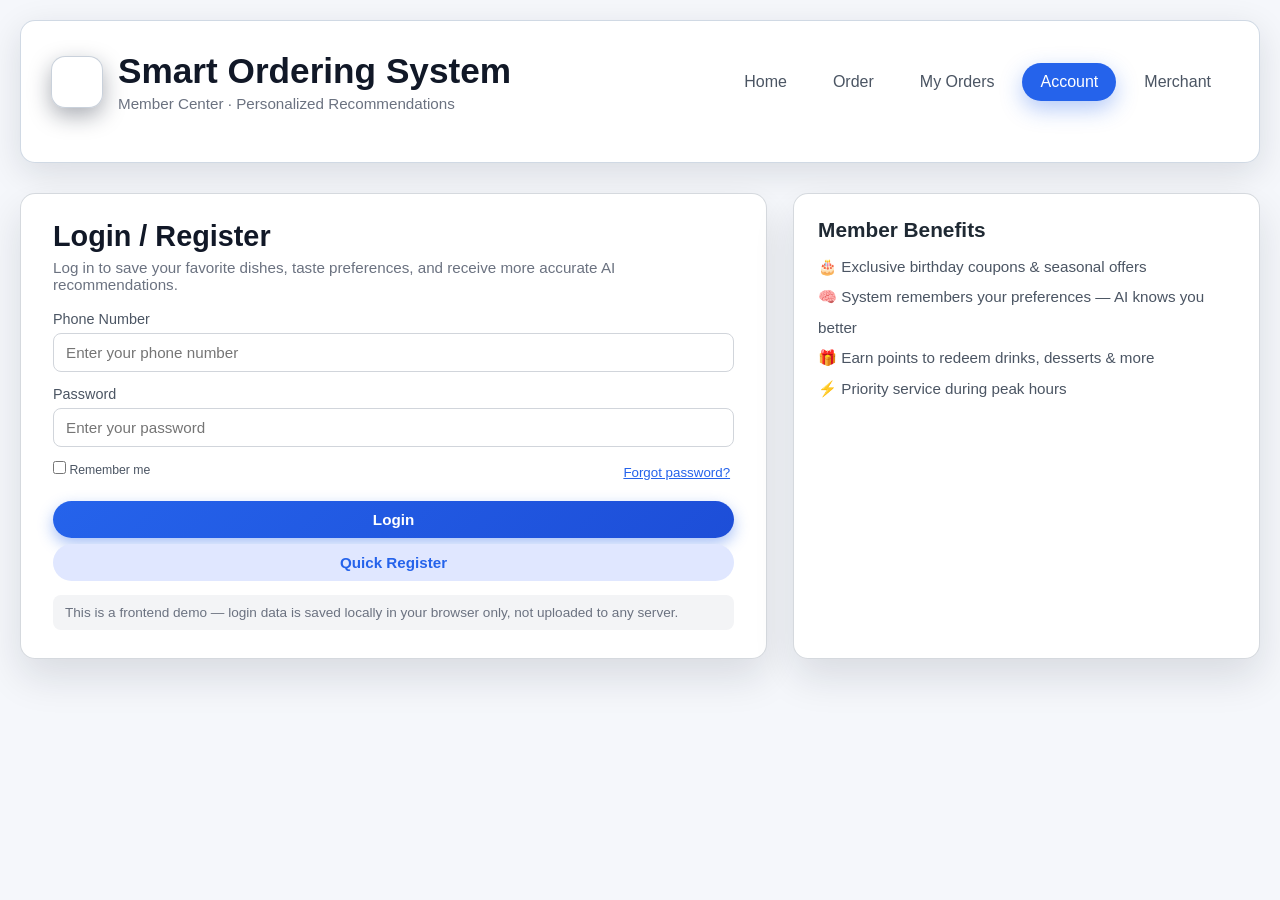
<file: Code/login.html>
<!DOCTYPE html>
<html lang="en">
<head>
    <meta charset="UTF-8">
    <meta name="viewport" content="width=device-width, initial-scale=1.0">
    <title>Smart Ordering System · Account</title>
    <link rel="stylesheet" href="style.css">
</head>
<body data-page="login">
    <div class="container">
        <header class="header">
            <div class="header-top">
                <div class="brand">
                    <div class="brand-logo-real"></div>
                    <div class="brand-text">
                        <h1>Smart Ordering System</h1>
                        <p>Member Center · Personalized Recommendations</p>
                    </div>
                </div>
                <nav class="main-nav">
                    <a class="nav-link" href="index.html">Home</a>
                    <a class="nav-link" href="order.html">Order</a>
                    <a class="nav-link" href="orders.html">My Orders</a>
                    <a class="nav-link active" href="login.html">Account</a>
                    <a class="nav-link" href="merchant.html">Merchant</a>
                </nav>
            </div>
        </header>

        <main>
            <!-- Login / Register (shown when not logged in) -->
            <section id="loginSection" class="auth-section">
                <div class="auth-card">
                    <h2>Login / Register</h2>
                    <p class="auth-subtitle">Log in to save your favorite dishes, taste preferences, and receive more accurate AI recommendations.</p>
                    <form id="loginForm" class="auth-form">
                        <div class="form-group">
                            <label for="loginPhone">Phone Number</label>
                            <input type="tel" id="loginPhone" placeholder="Enter your phone number" required>
                        </div>
                        <div class="form-group">
                            <label for="loginPassword">Password</label>
                            <input type="password" id="loginPassword" placeholder="Enter your password" required>
                        </div>
                        <div class="form-row">
                            <label class="remember-me">
                                <input type="checkbox" id="rememberMe">
                                Remember me
                            </label>
                            <button type="button" class="link-btn" id="forgotPasswordBtn">Forgot password?</button>
                        </div>
                        <button type="submit" class="primary-btn full-width">Login</button>
                        <button type="button" id="registerBtn" class="secondary-btn full-width">Quick Register</button>
                    </form>
                    <div class="auth-tip">This is a frontend demo — login data is saved locally in your browser only, not uploaded to any server.</div>
                </div>
                <div class="auth-benefits">
                    <h3>Member Benefits</h3>
                    <ul>
                        <li>🎂 Exclusive birthday coupons & seasonal offers</li>
                        <li>🧠 System remembers your preferences — AI knows you better</li>
                        <li>🎁 Earn points to redeem drinks, desserts & more</li>
                        <li>⚡ Priority service during peak hours</li>
                    </ul>
                </div>
            </section>

            <!-- User Profile (shown when logged in) -->
            <section id="profileSection" class="profile-section" style="display:none">
                <!-- User Info Card -->
                <div class="profile-card">
                    <div class="profile-avatar">👤</div>
                    <div class="profile-info">
                        <h2 id="profileName">User</h2>
                        <p>Phone: <span id="profilePhone">-</span></p>
                        <p>Joined: <span id="profileJoinDate">-</span></p>
                        <p>Total Orders: <span id="profileOrderCount">0</span></p>
                    </div>
                    <div class="profile-actions">
                        <a href="orders.html" class="secondary-btn">My Orders</a>
                        <button class="link-btn" id="logoutBtn" style="color:#ef4444;">Logout</button>
                    </div>
                </div>

                <!-- Preferences -->
                <div class="preference-card">
                    <h3>Taste Preferences</h3>
                    <p class="pref-subtitle">Set your dietary preferences for more accurate personalized AI recommendations.</p>

                    <div class="pref-group">
                        <label class="pref-label">Preferred Cuisines (multiple):</label>
                        <div class="pref-checkbox-grid">
                            <label><input type="checkbox" class="pref-cuisine-checkbox" value="Sichuan"> Sichuan</label>
                            <label><input type="checkbox" class="pref-cuisine-checkbox" value="Cantonese"> Cantonese</label>
                            <label><input type="checkbox" class="pref-cuisine-checkbox" value="Jiangnan"> Jiangnan</label>
                            <label><input type="checkbox" class="pref-cuisine-checkbox" value="Korean"> Korean</label>
                            <label><input type="checkbox" class="pref-cuisine-checkbox" value="Japanese"> Japanese</label>
                            <label><input type="checkbox" class="pref-cuisine-checkbox" value="Western"> Western</label>
                            <label><input type="checkbox" class="pref-cuisine-checkbox" value="Light"> Light</label>
                            <label><input type="checkbox" class="pref-cuisine-checkbox" value="Sweet"> Sweet</label>
                        </div>
                    </div>

                    <div class="pref-group">
                        <label class="pref-label" for="prefSpice">Spice Preference:</label>
                        <select id="prefSpice" class="pref-select">
                            <option value="Any">Any</option>
                            <option value="Not Spicy">Not Spicy</option>
                            <option value="Mild">Mild</option>
                            <option value="Medium">Medium</option>
                            <option value="Extra Spicy">Extra Spicy</option>
                        </select>
                    </div>

                    <div class="pref-group">
                        <label class="pref-label">Budget Range (¥):</label>
                        <div class="pref-budget-row">
                            <input type="number" id="prefBudgetMin" min="0" max="500" placeholder="Min" class="pref-input">
                            <span>—</span>
                            <input type="number" id="prefBudgetMax" min="0" max="500" placeholder="Max" class="pref-input">
                        </div>
                    </div>

                    <div class="pref-group">
                        <label class="pref-label" for="prefAllergens">Allergens / Restrictions (optional):</label>
                        <input type="text" id="prefAllergens" class="pref-input-wide" placeholder="e.g. peanuts, seafood, lactose">
                    </div>

                    <button class="primary-btn" id="savePrefsBtn">Save Preferences</button>
                </div>

                <!-- Quick Links -->
                <div class="profile-quick-links">
                    <a href="order.html" class="quick-link-card">
                        <span class="quick-link-icon">🍜</span>
                        <span>Order Food</span>
                    </a>
                    <a href="orders.html" class="quick-link-card">
                        <span class="quick-link-icon">📋</span>
                        <span>Order History</span>
                    </a>
                    <a href="orders.html" class="quick-link-card">
                        <span class="quick-link-icon">⭐</span>
                        <span>My Reviews</span>
                    </a>
                    <a href="index.html" class="quick-link-card">
                        <span class="quick-link-icon">🏠</span>
                        <span>Back to Home</span>
                    </a>
                </div>
            </section>
        </main>
    </div>

    <script src="script.js"></script>
</body>
</html>
</file>
<file: Code/style.css>
* {
    margin: 0;
    padding: 0;
    box-sizing: border-box;
}

body {
    font-family: 'Segoe UI', Tahoma, Geneva, Verdana, sans-serif;
    background: #f5f7fb;
    min-height: 100vh;
    padding: 20px;
    color: #1f2933;
    position: relative;
    overflow-x: hidden;
}

/* 背景食物/植物装饰 */
body::before,
body::after {
    content: "";
    position: fixed;
    z-index: -1;
    pointer-events: none;
    background-size: cover;
    background-repeat: no-repeat;
    opacity: 0.12;
    filter: saturate(120%);
}

body::before {
    top: -40px;
    right: -40px;
    width: 320px;
    height: 320px;
    background-image: url('https://images.unsplash.com/photo-1504753793650-d4a2b783c15e?auto=format&fit=crop&w=600&q=80');
    border-radius: 50%;
}

body::after {
    bottom: -60px;
    left: -40px;
    width: 360px;
    height: 260px;
    background-image: url('https://images.unsplash.com/photo-1501004318641-b39e6451bec6?auto=format&fit=crop&w=600&q=80');
    border-radius: 40px;
}

.container {
    max-width: 1400px;
    margin: 0 auto;
    padding-bottom: 20px;
}

/* 头部样式 */
.header {
    background: #ffffff;
    padding: 30px;
    border-radius: 15px;
    box-shadow: 0 10px 35px rgba(15, 23, 42, 0.12);
    margin-bottom: 30px;
    border: 1px solid rgba(203, 213, 225, 0.9);
}

.header-top {
    display: flex;
    justify-content: space-between;
    align-items: center;
    gap: 30px;
    margin-bottom: 20px;
}

.brand {
    display: flex;
    align-items: center;
    gap: 15px;
}

.brand-logo-real {
    width: 52px;
    height: 52px;
    border-radius: 14px;
    background-image: url('https://images.unsplash.com/photo-1553621042-f6e147245754?auto=format&fit=crop&w=300&q=80');
    background-size: cover;
    background-position: center;
    box-shadow: 0 8px 22px rgba(15, 23, 42, 0.35);
    border: 1px solid rgba(148, 163, 184, 0.5);
}

.brand-text h1 {
    color: #111827;
    font-size: 2.2em;
    margin-bottom: 4px;
}

.brand-text p {
    color: #6b7280;
    font-size: 0.95em;
}

.main-nav {
    display: flex;
    gap: 10px;
    flex-wrap: wrap;
}

.nav-link {
    padding: 10px 18px;
    border-radius: 999px;
    border: none;
    background: transparent;
    color: #4b5563;
    font-weight: 500;
    cursor: pointer;
    transition: all 0.25s;
    text-decoration: none;
}

.nav-link:hover {
    color: #2563eb;
    background: rgba(37, 99, 235, 0.06);
}

.nav-link.active {
    background: #2563eb;
    color: #ffffff;
    box-shadow: 0 8px 22px rgba(37, 99, 235, 0.35);
}

.search-container {
    display: flex;
    gap: 10px;
    margin-bottom: 15px;
}

#searchInput {
    flex: 1;
    padding: 15px 20px;
    border: 1px solid #d1d5db;
    border-radius: 10px;
    font-size: 15px;
    transition: all 0.3s;
}

#searchInput:focus {
    outline: none;
    border-color: #2563eb;
    box-shadow: 0 0 0 2px rgba(37, 99, 235, 0.25);
}

#searchBtn {
    padding: 15px 30px;
    background: linear-gradient(135deg, #2563eb 0%, #1d4ed8 50%, #0f766e 100%);
    color: #ffffff;
    border: none;
    border-radius: 10px;
    font-size: 15px;
    font-weight: bold;
    cursor: pointer;
    transition: transform 0.2s, box-shadow 0.2s;
}

#searchBtn:hover {
    transform: translateY(-2px);
    box-shadow: 0 10px 30px rgba(37, 99, 235, 0.45);
}

#searchBtn:active {
    transform: translateY(0);
}

/* AI建议样式 */
.ai-status {
    margin-top: 8px;
    font-size: 0.85em;
    color: #6b7280;
}

.ai-status span {
    font-weight: 600;
    color: #2563eb;
}

.ai-suggestions {
    margin-top: 15px;
    padding: 15px;
    background: rgba(15, 23, 42, 0.92);
    border-radius: 10px;
    border-left: 3px solid #2563eb;
    display: none;
}

.ai-suggestions.show {
    display: block;
    animation: slideDown 0.3s ease;
}

@keyframes slideDown {
    from { opacity: 0; transform: translateY(-10px); }
    to { opacity: 1; transform: translateY(0); }
}

.ai-suggestions h3 {
    color: #e5f2ff;
    margin-bottom: 10px;
    font-size: 1.1em;
}

.ai-suggestions p {
    font-size: 0.9em;
    color: #e5e7eb;
    line-height: 1.5;
}

.suggestion-item {
    padding: 10px;
    margin: 5px 0;
    background: rgba(15, 23, 42, 0.95);
    border-radius: 8px;
    cursor: pointer;
    transition: all 0.2s;
    border: 1px solid transparent;
}

.suggestion-item:hover {
    background: rgba(31, 41, 55, 0.95);
    border-color: #2563eb;
    transform: translateX(5px);
}

.suggestion-item .suggestion-title {
    font-weight: bold;
    color: #f9fafb;
    margin-bottom: 5px;
}

.suggestion-item .suggestion-reason {
    font-size: 0.9em;
    color: #9ca3af;
    font-style: italic;
}

/* ====== 首页样式 ====== */
.home-hero {
    display: grid;
    grid-template-columns: minmax(0, 1.7fr) minmax(0, 1.1fr);
    gap: 30px;
    margin-bottom: 30px;
}

.home-hero-text {
    background: radial-gradient(circle at top left, #ffffff 0%, #f3f4ff 60%);
    border-radius: 15px;
    padding: 30px;
    box-shadow: 0 18px 45px rgba(15, 23, 42, 0.16);
    border: 1px solid rgba(209, 213, 219, 0.9);
}

.home-hero-text h2 {
    font-size: 2.1em;
    color: #111827;
    margin-bottom: 10px;
}

.home-hero-text p {
    color: #4b5563;
    margin-bottom: 20px;
    line-height: 1.6;
}

.home-hero-actions {
    display: flex;
    flex-wrap: wrap;
    gap: 10px;
    margin-bottom: 20px;
}

.primary-btn,
.secondary-btn {
    padding: 10px 22px;
    border-radius: 999px;
    border: none;
    cursor: pointer;
    font-size: 0.95em;
    font-weight: 600;
    transition: all 0.2s;
    text-decoration: none;
    display: inline-flex;
    align-items: center;
    justify-content: center;
}

.primary-btn {
    background: linear-gradient(135deg, #2563eb 0%, #1d4ed8 100%);
    color: #fff;
    box-shadow: 0 6px 15px rgba(37, 99, 235, 0.4);
}

.primary-btn:hover {
    transform: translateY(-2px);
    box-shadow: 0 8px 20px rgba(37, 99, 235, 0.5);
}

.secondary-btn {
    background: #e0e7ff;
    color: #2563eb;
}

.secondary-btn:hover {
    background: #c7d2fe;
}

.btn-sm {
    padding: 7px 16px;
    font-size: 0.85em;
}

.home-highlights {
    list-style: none;
    color: #6b7280;
    font-size: 0.95em;
    line-height: 1.8;
}

.home-hero-stats {
    display: grid;
    grid-template-columns: repeat(2, minmax(0, 1fr));
    gap: 15px;
}

.stat-card {
    background: radial-gradient(circle at top, #ffffff 0%, #e5f2ff 70%);
    border-radius: 15px;
    padding: 18px;
    box-shadow: 0 12px 32px rgba(15, 23, 42, 0.16);
    border: 1px solid rgba(209, 213, 219, 0.9);
}

.stat-label {
    font-size: 0.9em;
    color: #6b7280;
    margin-bottom: 6px;
    display: block;
}

.stat-value {
    font-size: 1.4em;
    font-weight: 700;
    color: #111827;
}

.home-recommend {
    background: #ffffff;
    border-radius: 15px;
    padding: 24px 28px 28px;
    box-shadow: 0 18px 40px rgba(15, 23, 42, 0.12);
    border: 1px solid rgba(209, 213, 219, 0.9);
}

.home-recommend h3 {
    font-size: 1.4em;
    color: #111827;
    margin-bottom: 16px;
}

.home-recommend-grid {
    display: grid;
    grid-template-columns: repeat(auto-fill, minmax(240px, 1fr));
    gap: 16px;
}

.home-recommend-card {
    background: radial-gradient(circle at top left, #ffffff 0%, #e5f2ff 70%);
    border-radius: 12px;
    padding: 16px 18px;
    display: flex;
    align-items: center;
    gap: 12px;
    transition: all 0.2s;
    cursor: pointer;
}

.home-recommend-card:hover {
    transform: translateY(-3px);
    box-shadow: 0 14px 32px rgba(15, 23, 42, 0.12);
}

.home-recommend-thumb {
    width: 68px;
    height: 68px;
    border-radius: 12px;
    overflow: hidden;
    flex-shrink: 0;
    border: 1px solid rgba(209, 213, 219, 0.9);
}

.home-recommend-thumb img {
    width: 100%;
    height: 100%;
    object-fit: cover;
}

.home-recommend-info-title {
    font-size: 1em;
    font-weight: 600;
    margin-bottom: 4px;
}

.home-recommend-info-meta {
    font-size: 0.9em;
    color: #6b7280;
}

/* 首页快速场景 */
.home-quick-entry {
    margin-top: 30px;
}

.home-quick-entry h3 {
    font-size: 1.4em;
    color: #111827;
    margin-bottom: 14px;
}

.home-quick-grid {
    display: grid;
    grid-template-columns: repeat(auto-fill, minmax(240px, 1fr));
    gap: 14px;
}

.quick-card {
    display: flex;
    flex-direction: column;
    padding: 16px 18px;
    background: #ffffff;
    border-radius: 12px;
    border: 1px solid #e5e7eb;
    box-shadow: 0 8px 22px rgba(15, 23, 42, 0.06);
    text-decoration: none;
    color: inherit;
    transition: all 0.2s;
}

.quick-card:hover {
    transform: translateY(-3px);
    box-shadow: 0 14px 28px rgba(37, 99, 235, 0.18);
    border-color: #2563eb;
}

.quick-card-title {
    font-weight: 600;
    margin-bottom: 6px;
    color: #111827;
}

.quick-card-desc {
    font-size: 0.9em;
    color: #6b7280;
    margin-bottom: 8px;
}

.quick-chip {
    display: inline-flex;
    align-items: center;
    padding: 4px 10px;
    border-radius: 999px;
    background: #e5f2ff;
    color: #2563eb;
    font-size: 0.8em;
    font-weight: 500;
}

/* 首页流程 */
.home-how {
    margin-top: 32px;
    background: #ffffff;
    border-radius: 14px;
    padding: 22px 24px 20px;
    border: 1px solid #e5e7eb;
    box-shadow: 0 12px 30px rgba(15, 23, 42, 0.08);
}

.home-how h3 {
    font-size: 1.4em;
    color: #111827;
    margin-bottom: 16px;
}

.home-how-steps {
    display: grid;
    gap: 12px;
}

.how-step {
    display: flex;
    gap: 12px;
}

.how-index {
    width: 28px;
    height: 28px;
    border-radius: 999px;
    background: #2563eb;
    color: #ffffff;
    display: flex;
    align-items: center;
    justify-content: center;
    font-size: 0.9em;
    font-weight: 600;
    flex-shrink: 0;
}

.how-title {
    font-weight: 600;
    color: #111827;
    margin-bottom: 2px;
}

.how-desc {
    font-size: 0.9em;
    color: #6b7280;
}

/* 首页评价 */
.home-reviews {
    margin-top: 32px;
}

.home-reviews h3 {
    font-size: 1.4em;
    color: #111827;
    margin-bottom: 14px;
}

.home-review-grid {
    display: grid;
    grid-template-columns: repeat(auto-fill, minmax(260px, 1fr));
    gap: 16px;
}

.review-card {
    background: #ffffff;
    border-radius: 12px;
    padding: 16px 18px;
    border: 1px solid #e5e7eb;
    box-shadow: 0 10px 26px rgba(15, 23, 42, 0.06);
}

.review-title {
    font-weight: 600;
    margin-bottom: 6px;
    color: #111827;
}

.review-content {
    font-size: 0.9em;
    color: #4b5563;
    margin-bottom: 8px;
    line-height: 1.5;
}

.review-meta {
    font-size: 0.8em;
    color: #6b7280;
}

/* 首页业态 */
.home-partners {
    margin-top: 32px;
}

.home-partners h3 {
    font-size: 1.4em;
    color: #111827;
    margin-bottom: 14px;
}

.partner-grid {
    display: grid;
    grid-template-columns: repeat(auto-fit, minmax(220px, 1fr));
    gap: 14px;
}

.partner-item {
    background: #ffffff;
    border-radius: 12px;
    padding: 14px 16px;
    border: 1px solid #e5e7eb;
}

.partner-tag {
    display: inline-flex;
    align-items: center;
    padding: 3px 10px;
    border-radius: 999px;
    background: #e5f2ff;
    color: #2563eb;
    font-size: 0.8em;
    font-weight: 600;
    margin-bottom: 6px;
}

.partner-item p {
    font-size: 0.9em;
    color: #4b5563;
}

/* 首页底部 */
.home-footer {
    margin-top: 40px;
    padding: 18px 4px 8px;
    display: flex;
    justify-content: space-between;
    align-items: flex-start;
    gap: 16px;
    font-size: 0.9em;
    color: #6b7280;
}

.footer-brand {
    font-weight: 700;
    color: #111827;
    margin-bottom: 4px;
}

.footer-links {
    display: flex;
    gap: 14px;
    flex-wrap: wrap;
}

.footer-links a {
    text-decoration: none;
    color: #4b5563;
    font-size: 0.9em;
}

.footer-links a:hover {
    color: #2563eb;
}

/* ====== 餐厅浏览 ====== */
.restaurant-section {
    margin-bottom: 30px;
}

.section-header {
    margin-bottom: 16px;
}

.section-header h2 {
    font-size: 1.8em;
    color: #111827;
    margin-bottom: 4px;
}

.section-subtitle {
    color: #6b7280;
    font-size: 0.95em;
}

.restaurant-grid {
    display: grid;
    grid-template-columns: repeat(auto-fill, minmax(300px, 1fr));
    gap: 16px;
}

.restaurant-card {
    background: #ffffff;
    border-radius: 14px;
    overflow: hidden;
    border: 1px solid #e5e7eb;
    box-shadow: 0 8px 24px rgba(15, 23, 42, 0.08);
    cursor: pointer;
    transition: all 0.25s;
}

.restaurant-card:hover {
    transform: translateY(-4px);
    box-shadow: 0 16px 36px rgba(37, 99, 235, 0.15);
    border-color: #2563eb;
}

.restaurant-card-img {
    width: 100%;
    height: 160px;
    overflow: hidden;
}

.restaurant-card-img img {
    width: 100%;
    height: 100%;
    object-fit: cover;
    transition: transform 0.3s;
}

.restaurant-card:hover .restaurant-card-img img {
    transform: scale(1.05);
}

.restaurant-card-body {
    padding: 14px 16px 16px;
}

.restaurant-card-name {
    font-size: 1.15em;
    font-weight: 700;
    color: #111827;
    margin-bottom: 6px;
}

.restaurant-card-meta {
    display: flex;
    gap: 12px;
    font-size: 0.85em;
    color: #6b7280;
    margin-bottom: 6px;
}

.restaurant-rating-star {
    color: #f59e0b;
    font-weight: 600;
}

.restaurant-card-desc {
    font-size: 0.9em;
    color: #4b5563;
    margin-bottom: 8px;
}

.restaurant-card-tags {
    display: flex;
    gap: 6px;
    flex-wrap: wrap;
    margin-bottom: 8px;
}

.rest-tag {
    padding: 2px 8px;
    border-radius: 999px;
    background: #e5f2ff;
    color: #2563eb;
    font-size: 0.75em;
    font-weight: 500;
}

.restaurant-card-footer {
    display: flex;
    justify-content: space-between;
    font-size: 0.8em;
    color: #9ca3af;
}

/* ====== 点餐主内容区域 ====== */
.main-content {
    display: grid;
    grid-template-columns: 1fr 350px;
    gap: 30px;
}

/* 菜单区域 */
.menu-section {
    background: #ffffff;
    padding: 30px;
    border-radius: 15px;
    box-shadow: 0 18px 40px rgba(15, 23, 42, 0.12);
    border: 1px solid rgba(209, 213, 219, 0.9);
}

.menu-header {
    display: flex;
    justify-content: space-between;
    align-items: flex-end;
    gap: 10px;
    margin-bottom: 12px;
}

.menu-section h2 {
    color: #2563eb;
    margin-bottom: 20px;
    font-size: 2em;
}

.menu-subtitle {
    font-size: 0.9em;
    color: #6b7280;
    max-width: 260px;
}

.category-tabs {
    display: flex;
    gap: 10px;
    margin-bottom: 25px;
    flex-wrap: wrap;
}

.category-tab {
    padding: 10px 20px;
    background: #f3f4f6;
    border: none;
    border-radius: 25px;
    cursor: pointer;
    font-size: 14px;
    transition: all 0.3s;
    font-weight: 500;
}

.category-tab:hover {
    background: #e5e7eb;
}

.category-tab.active {
    background: #2563eb;
    color: #ffffff;
}

.menu-grid {
    display: grid;
    grid-template-columns: repeat(auto-fill, minmax(250px, 1fr));
    gap: 20px;
}

.menu-item {
    background: #ffffff;
    border-radius: 12px;
    padding: 20px;
    transition: all 0.3s;
    border: 2px solid transparent;
    cursor: pointer;
}

.menu-item:hover {
    transform: translateY(-5px);
    box-shadow: 0 12px 30px rgba(15, 23, 42, 0.1);
    border-color: #2563eb;
}

.menu-item-image {
    width: 100%;
    height: 180px;
    border-radius: 10px;
    overflow: hidden;
    margin-bottom: 15px;
}

.menu-item-image img {
    width: 100%;
    height: 100%;
    object-fit: cover;
    display: block;
}

.menu-item-name {
    font-size: 1.2em;
    font-weight: bold;
    color: #111827;
    margin-bottom: 8px;
}

.menu-item-desc {
    font-size: 0.9em;
    color: #6b7280;
    margin-bottom: 8px;
    line-height: 1.4;
}

.menu-item-tags {
    display: flex;
    gap: 4px;
    flex-wrap: wrap;
    margin-bottom: 10px;
}

.menu-tag {
    padding: 2px 8px;
    border-radius: 999px;
    background: #f3f4f6;
    color: #4b5563;
    font-size: 0.75em;
}

.menu-item-footer {
    display: flex;
    justify-content: space-between;
    align-items: center;
}

.menu-item-price {
    font-size: 1.3em;
    font-weight: bold;
    color: #2563eb;
}

.menu-item-sales {
    font-size: 0.8em;
    color: #9ca3af;
    margin-left: 8px;
}

.add-to-cart-btn {
    padding: 8px 20px;
    background: linear-gradient(135deg, #2563eb 0%, #1d4ed8 50%, #0f766e 100%);
    color: #ffffff;
    border: none;
    border-radius: 20px;
    cursor: pointer;
    font-weight: bold;
    transition: all 0.2s;
}

.add-to-cart-btn:hover {
    transform: scale(1.05);
    box-shadow: 0 10px 26px rgba(37, 99, 235, 0.4);
}

/* 购物车区域 */
.cart-section {
    background: #ffffff;
    padding: 30px;
    border-radius: 15px;
    box-shadow: 0 18px 40px rgba(15, 23, 42, 0.12);
    border: 1px solid rgba(209, 213, 219, 0.9);
    height: fit-content;
    position: sticky;
    top: 20px;
}

.cart-section h2 {
    color: #2563eb;
    margin-bottom: 20px;
    font-size: 2em;
}

.cart-items {
    max-height: 400px;
    overflow-y: auto;
    margin-bottom: 20px;
}

.empty-cart {
    text-align: center;
    color: #9ca3af;
    padding: 40px 0;
    font-style: italic;
}

.cart-item {
    display: flex;
    justify-content: space-between;
    align-items: center;
    padding: 15px;
    background: #f9fafb;
    border-radius: 10px;
    margin-bottom: 10px;
}

.cart-item-info {
    flex: 1;
}

.cart-item-name {
    font-weight: bold;
    color: #111827;
    margin-bottom: 5px;
}

.cart-item-price {
    color: #2563eb;
    font-size: 0.9em;
}

.cart-item-controls {
    display: flex;
    align-items: center;
    gap: 10px;
}

.quantity-btn {
    width: 30px;
    height: 30px;
    border: none;
    background: #e5e7eb;
    color: #111827;
    border-radius: 50%;
    cursor: pointer;
    font-weight: bold;
    transition: all 0.2s;
}

.quantity-btn:hover {
    background: #2563eb;
    color: #fff;
    transform: scale(1.1);
}

.quantity {
    font-weight: bold;
    min-width: 30px;
    text-align: center;
}

.remove-btn {
    padding: 5px 15px;
    background: #fee2e2;
    color: #b91c1c;
    border: none;
    border-radius: 5px;
    cursor: pointer;
    font-size: 0.9em;
    transition: all 0.2s;
}

.remove-btn:hover {
    background: #fecaca;
}

.cart-summary {
    border-top: 2px solid #e0e0e0;
    padding-top: 20px;
}

.total {
    display: flex;
    justify-content: space-between;
    font-size: 1.5em;
    font-weight: bold;
    color: #111827;
    margin-bottom: 20px;
}

#totalPrice {
    color: #2563eb;
}

.checkout-btn {
    width: 100%;
    padding: 15px;
    background: linear-gradient(135deg, #10b981 0%, #059669 60%);
    color: #ecfdf5;
    border: none;
    border-radius: 10px;
    font-size: 1.1em;
    font-weight: bold;
    cursor: pointer;
    transition: all 0.3s;
}

.checkout-btn:hover:not(:disabled) {
    transform: translateY(-2px);
    box-shadow: 0 12px 32px rgba(22, 163, 74, 0.7);
}

.checkout-btn:disabled {
    background: #ccc;
    cursor: not-allowed;
}

/* ====== 弹窗通用 ====== */
.modal-overlay {
    position: fixed;
    top: 0;
    left: 0;
    width: 100%;
    height: 100%;
    background: rgba(0, 0, 0, 0.5);
    z-index: 9999;
    display: flex;
    align-items: center;
    justify-content: center;
    backdrop-filter: blur(4px);
}

.modal-card {
    background: #ffffff;
    border-radius: 16px;
    padding: 28px 32px;
    width: 90%;
    max-width: 460px;
    box-shadow: 0 20px 60px rgba(0, 0, 0, 0.2);
    animation: modalIn 0.3s ease;
}

.modal-card-lg {
    max-width: 560px;
}

@keyframes modalIn {
    from { opacity: 0; transform: translateY(20px) scale(0.95); }
    to { opacity: 1; transform: translateY(0) scale(1); }
}

.modal-header {
    display: flex;
    justify-content: space-between;
    align-items: center;
    margin-bottom: 18px;
}

.modal-header h3 {
    font-size: 1.4em;
    color: #111827;
}

.modal-close-btn {
    width: 32px;
    height: 32px;
    border: none;
    background: #f3f4f6;
    border-radius: 999px;
    font-size: 1.1em;
    cursor: pointer;
    color: #6b7280;
    transition: all 0.2s;
}

.modal-close-btn:hover {
    background: #e5e7eb;
    color: #111827;
}

.modal-actions {
    display: flex;
    justify-content: flex-end;
    gap: 10px;
    margin-top: 16px;
}

/* 订单确认弹窗 */
.confirm-order-body {
    max-height: 50vh;
    overflow-y: auto;
}

.confirm-label {
    font-weight: 600;
    color: #4b5563;
    margin-bottom: 10px;
}

.confirm-items-list {
    margin-bottom: 16px;
}

.confirm-item {
    display: flex;
    align-items: center;
    gap: 12px;
    padding: 8px 0;
    border-bottom: 1px solid #f3f4f6;
}

.confirm-item-img {
    width: 44px;
    height: 44px;
    border-radius: 8px;
    object-fit: cover;
}

.confirm-item-info {
    flex: 1;
    display: flex;
    justify-content: space-between;
    align-items: center;
}

.confirm-item-name {
    font-size: 0.95em;
    color: #111827;
}

.confirm-item-price {
    font-weight: 600;
    color: #2563eb;
}

.confirm-total-row {
    display: flex;
    justify-content: space-between;
    align-items: center;
    padding: 12px 0;
    border-top: 2px solid #e5e7eb;
    font-size: 1.1em;
    font-weight: 700;
}

.confirm-total-price {
    color: #2563eb;
    font-size: 1.3em;
}

.confirm-tip {
    font-size: 0.85em;
    color: #9ca3af;
    margin-top: 8px;
}

/* ====== 登录 & 用户中心 ====== */
.auth-section {
    display: grid;
    grid-template-columns: minmax(0, 1.6fr) minmax(0, 1fr);
    gap: 26px;
}

.auth-card {
    background: #ffffff;
    border-radius: 15px;
    padding: 26px 32px 28px;
    box-shadow: 0 18px 40px rgba(15, 23, 42, 0.12);
    border: 1px solid rgba(209, 213, 219, 0.9);
}

.auth-card h2 {
    color: #111827;
    font-size: 1.8em;
    margin-bottom: 6px;
}

.auth-subtitle {
    color: #6b7280;
    font-size: 0.95em;
    margin-bottom: 18px;
}

.auth-form .form-group {
    margin-bottom: 14px;
}

.auth-form label {
    display: block;
    font-size: 0.9em;
    color: #4b5563;
    margin-bottom: 6px;
}

.auth-form input[type="tel"],
.auth-form input[type="password"] {
    width: 100%;
    padding: 10px 12px;
    border-radius: 8px;
    border: 1px solid #d1d5db;
    font-size: 0.95em;
    transition: all 0.2s;
}

.auth-form input:focus {
    outline: none;
    border-color: #2563eb;
    box-shadow: 0 0 0 2px rgba(37, 99, 235, 0.25);
}

.form-row {
    display: flex;
    justify-content: space-between;
    align-items: center;
    font-size: 0.85em;
    margin: 6px 0 12px;
}

.remember-me {
    display: flex;
    align-items: center;
    gap: 6px;
    color: #6b7280;
}

.link-btn {
    border: none;
    background: none;
    color: #2563eb;
    cursor: pointer;
    text-decoration: underline;
    padding: 2px 4px;
}

.full-width {
    width: 100%;
    justify-content: center;
    text-align: center;
    margin-top: 6px;
}

.auth-tip {
    margin-top: 14px;
    font-size: 0.85em;
    color: #6b7280;
    background: #f3f4f6;
    border-radius: 8px;
    padding: 10px 12px;
}

.auth-benefits {
    background: #ffffff;
    border-radius: 15px;
    padding: 24px;
    box-shadow: 0 18px 40px rgba(15, 23, 42, 0.12);
    border: 1px solid rgba(209, 213, 219, 0.9);
}

.auth-benefits h3 {
    font-size: 1.3em;
    margin-bottom: 10px;
}

.auth-benefits ul {
    list-style: none;
    color: #4b5563;
    font-size: 0.95em;
    line-height: 2;
}

/* 用户中心（已登录后） */
.profile-section {
    display: grid;
    grid-template-columns: minmax(0, 1fr) minmax(0, 1.5fr);
    gap: 20px;
}

.profile-card {
    background: #ffffff;
    border-radius: 15px;
    padding: 28px;
    box-shadow: 0 12px 35px rgba(15, 23, 42, 0.1);
    border: 1px solid #e5e7eb;
    text-align: center;
}

.profile-avatar {
    width: 72px;
    height: 72px;
    border-radius: 999px;
    background: #e5f2ff;
    display: flex;
    align-items: center;
    justify-content: center;
    font-size: 2em;
    margin: 0 auto 14px;
}

.profile-info h2 {
    font-size: 1.5em;
    color: #111827;
    margin-bottom: 8px;
}

.profile-info p {
    font-size: 0.9em;
    color: #6b7280;
    margin-bottom: 4px;
}

.profile-actions {
    margin-top: 16px;
    display: flex;
    flex-direction: column;
    gap: 8px;
    align-items: center;
}

.preference-card {
    background: #ffffff;
    border-radius: 15px;
    padding: 24px 28px;
    box-shadow: 0 12px 35px rgba(15, 23, 42, 0.1);
    border: 1px solid #e5e7eb;
}

.preference-card h3 {
    font-size: 1.3em;
    color: #111827;
    margin-bottom: 4px;
}

.pref-subtitle {
    font-size: 0.9em;
    color: #6b7280;
    margin-bottom: 16px;
}

.pref-group {
    margin-bottom: 14px;
}

.pref-label {
    display: block;
    font-size: 0.9em;
    font-weight: 600;
    color: #4b5563;
    margin-bottom: 6px;
}

.pref-checkbox-grid {
    display: grid;
    grid-template-columns: repeat(auto-fill, minmax(100px, 1fr));
    gap: 6px;
}

.pref-checkbox-grid label {
    display: flex;
    align-items: center;
    gap: 5px;
    font-size: 0.9em;
    color: #4b5563;
    cursor: pointer;
}

.pref-select {
    padding: 8px 12px;
    border-radius: 8px;
    border: 1px solid #d1d5db;
    font-size: 0.9em;
    width: 100%;
    max-width: 200px;
}

.pref-select:focus {
    outline: none;
    border-color: #2563eb;
    box-shadow: 0 0 0 2px rgba(37, 99, 235, 0.2);
}

.pref-budget-row {
    display: flex;
    align-items: center;
    gap: 10px;
}

.pref-input {
    padding: 8px 12px;
    border-radius: 8px;
    border: 1px solid #d1d5db;
    font-size: 0.9em;
    width: 100px;
}

.pref-input:focus {
    outline: none;
    border-color: #2563eb;
    box-shadow: 0 0 0 2px rgba(37, 99, 235, 0.2);
}

.pref-input-wide {
    padding: 8px 12px;
    border-radius: 8px;
    border: 1px solid #d1d5db;
    font-size: 0.9em;
    width: 100%;
}

.pref-input-wide:focus {
    outline: none;
    border-color: #2563eb;
    box-shadow: 0 0 0 2px rgba(37, 99, 235, 0.2);
}

/* 快捷操作 */
.profile-quick-links {
    grid-column: 1 / -1;
    display: grid;
    grid-template-columns: repeat(auto-fill, minmax(140px, 1fr));
    gap: 12px;
}

.quick-link-card {
    display: flex;
    flex-direction: column;
    align-items: center;
    gap: 6px;
    padding: 16px;
    background: #ffffff;
    border-radius: 12px;
    border: 1px solid #e5e7eb;
    text-decoration: none;
    color: #4b5563;
    transition: all 0.2s;
    font-size: 0.9em;
}

.quick-link-card:hover {
    border-color: #2563eb;
    color: #2563eb;
    transform: translateY(-2px);
    box-shadow: 0 8px 20px rgba(37, 99, 235, 0.12);
}

.quick-link-icon {
    font-size: 1.5em;
}

/* ====== 订单页 ====== */
.orders-page-header {
    display: flex;
    justify-content: space-between;
    align-items: center;
    margin-bottom: 16px;
    flex-wrap: wrap;
    gap: 10px;
}

.orders-page-header h2 {
    font-size: 1.8em;
    color: #111827;
}

.orders-subtitle {
    font-size: 0.95em;
    color: #6b7280;
}

.orders-tabs {
    display: flex;
    gap: 8px;
    margin-bottom: 20px;
    flex-wrap: wrap;
}

.orders-tab {
    padding: 9px 18px;
    border-radius: 999px;
    border: 1px solid #d1d5db;
    background: #ffffff;
    color: #4b5563;
    font-size: 0.9em;
    cursor: pointer;
    transition: all 0.2s;
}

.orders-tab:hover {
    border-color: #2563eb;
    color: #2563eb;
}

.orders-tab.active {
    background: #2563eb;
    color: #ffffff;
    border-color: #2563eb;
}

.orders-list {
    display: grid;
    gap: 16px;
}

.orders-empty {
    text-align: center;
    padding: 60px 0;
    color: #9ca3af;
}

.orders-empty a {
    margin-top: 16px;
}

.order-card {
    background: #ffffff;
    border-radius: 14px;
    padding: 22px 24px;
    border: 1px solid #e5e7eb;
    box-shadow: 0 8px 25px rgba(15, 23, 42, 0.08);
    transition: box-shadow 0.2s;
}

.order-card:hover {
    box-shadow: 0 12px 35px rgba(15, 23, 42, 0.12);
}

.order-card-header {
    display: flex;
    justify-content: space-between;
    align-items: center;
    margin-bottom: 8px;
    flex-wrap: wrap;
    gap: 8px;
}

.order-id {
    font-weight: 700;
    color: #111827;
    font-size: 1em;
    margin-right: 10px;
}

.order-date {
    font-size: 0.85em;
    color: #9ca3af;
}

.order-status-badge {
    padding: 4px 12px;
    border-radius: 999px;
    color: #ffffff;
    font-size: 0.8em;
    font-weight: 600;
}

.order-restaurant-name {
    font-size: 0.9em;
    color: #6b7280;
    margin-bottom: 12px;
}

.order-card-items {
    margin-bottom: 14px;
}

.order-item-row {
    display: flex;
    align-items: center;
    gap: 10px;
    padding: 6px 0;
    border-bottom: 1px solid #f3f4f6;
}

.order-item-row:last-child {
    border-bottom: none;
}

.order-item-thumb {
    width: 40px;
    height: 40px;
    border-radius: 8px;
    object-fit: cover;
    flex-shrink: 0;
}

.order-item-name {
    flex: 1;
    font-size: 0.9em;
    color: #111827;
}

.order-item-price {
    font-size: 0.9em;
    color: #2563eb;
    font-weight: 600;
}

/* 订单进度条 */
.order-timeline {
    display: flex;
    align-items: center;
    justify-content: center;
    gap: 0;
    margin: 14px 0;
    padding: 10px;
    background: #f9fafb;
    border-radius: 10px;
}

.timeline-step {
    display: flex;
    flex-direction: column;
    align-items: center;
    gap: 4px;
    min-width: 60px;
}

.timeline-dot {
    width: 14px;
    height: 14px;
    border-radius: 999px;
    background: #d1d5db;
    transition: all 0.3s;
}

.timeline-step.done .timeline-dot {
    background: #2563eb;
}

.timeline-step.active .timeline-dot {
    background: #2563eb;
    box-shadow: 0 0 0 4px rgba(37, 99, 235, 0.25);
}

.timeline-step span {
    font-size: 0.7em;
    color: #9ca3af;
}

.timeline-step.done span {
    color: #2563eb;
    font-weight: 500;
}

.timeline-line {
    flex: 1;
    height: 3px;
    background: #d1d5db;
    min-width: 20px;
    margin-bottom: 18px;
}

.timeline-line.done {
    background: #2563eb;
}

.order-card-footer {
    display: flex;
    justify-content: space-between;
    align-items: center;
    padding-top: 12px;
    border-top: 1px solid #f3f4f6;
    flex-wrap: wrap;
    gap: 8px;
}

.order-total {
    font-size: 1em;
    color: #4b5563;
}

.order-total strong {
    color: #2563eb;
    font-size: 1.15em;
}

.order-actions {
    display: flex;
    gap: 8px;
}

.order-rated {
    font-size: 0.9em;
    color: #f59e0b;
    font-weight: 500;
}

/* ====== 评价弹窗 ====== */
.star-rating {
    display: flex;
    justify-content: center;
    gap: 8px;
    margin-bottom: 8px;
}

.star-rating .star {
    font-size: 2.2em;
    color: #d1d5db;
    cursor: pointer;
    transition: all 0.15s;
}

.star-rating .star:hover,
.star-rating .star.active {
    color: #f59e0b;
    transform: scale(1.15);
}

.rating-text {
    text-align: center;
    font-size: 0.9em;
    color: #6b7280;
    margin-bottom: 14px;
}

.review-textarea {
    width: 100%;
    padding: 12px;
    border-radius: 10px;
    border: 1px solid #d1d5db;
    font-size: 0.95em;
    resize: vertical;
    font-family: inherit;
}

.review-textarea:focus {
    outline: none;
    border-color: #2563eb;
    box-shadow: 0 0 0 2px rgba(37, 99, 235, 0.2);
}

/* ====== 商家中心 ====== */
.merchant-header {
    display: flex;
    justify-content: space-between;
    align-items: center;
    margin-bottom: 16px;
    flex-wrap: wrap;
    gap: 10px;
}

.merchant-subtitle {
    color: #6b7280;
    font-size: 0.95em;
}

.merchant-grid {
    display: grid;
    grid-template-columns: repeat(auto-fit, minmax(320px, 1fr));
    gap: 20px;
}

.merchant-card {
    background: #ffffff;
    border-radius: 15px;
    padding: 20px 22px;
    box-shadow: 0 18px 40px rgba(15, 23, 42, 0.12);
    border: 1px solid rgba(209, 213, 219, 0.9);
}

.merchant-card-full {
    grid-column: 1 / -1;
}

.merchant-card h3 {
    font-size: 1.2em;
    margin-bottom: 14px;
    color: #111827;
}

.merchant-stats {
    display: grid;
    grid-template-columns: repeat(2, minmax(0, 1fr));
    gap: 12px;
}

.stat-item {
    background: #f9fafb;
    border-radius: 10px;
    padding: 10px 12px;
}

.merchant-table {
    width: 100%;
    border-collapse: collapse;
    font-size: 0.9em;
}

.merchant-table th,
.merchant-table td {
    padding: 8px 6px;
    border-bottom: 1px solid #e5e7eb;
    text-align: left;
}

.merchant-table th {
    color: #4b5563;
    font-weight: 600;
}

.merchant-menu-tools {
    display: flex;
    gap: 10px;
    margin-bottom: 12px;
}

.merchant-menu-tools input {
    flex: 1;
    padding: 8px 12px;
    border-radius: 8px;
    border: 1px solid #d1d5db;
    font-size: 0.9em;
}

.merchant-menu-tools input:focus {
    outline: none;
    border-color: #2563eb;
    box-shadow: 0 0 0 2px rgba(37, 99, 235, 0.2);
}

/* 上架菜品折叠 */
.add-dish-details {
    margin-bottom: 16px;
}

.add-dish-summary {
    cursor: pointer;
    padding: 10px 14px;
    background: #e5f2ff;
    color: #2563eb;
    border-radius: 8px;
    font-weight: 600;
    font-size: 0.95em;
    transition: all 0.2s;
    list-style: none;
}

.add-dish-summary::-webkit-details-marker {
    display: none;
}

.add-dish-summary:hover {
    background: #c7d2fe;
}

.merchant-add-form {
    border-top: 1px dashed #e5e7eb;
    padding-top: 14px;
    margin-top: 12px;
    margin-bottom: 10px;
}

.merchant-add-row {
    display: flex;
    gap: 10px;
    margin-bottom: 8px;
    flex-wrap: wrap;
}

.merchant-add-group {
    flex: 1;
    min-width: 140px;
    display: flex;
    flex-direction: column;
    gap: 4px;
}

.merchant-add-group-wide {
    min-width: 100%;
}

.merchant-add-group label {
    font-size: 0.8em;
    color: #6b7280;
}

.merchant-add-group input,
.merchant-add-group select {
    padding: 7px 9px;
    border-radius: 8px;
    border: 1px solid #d1d5db;
    font-size: 0.9em;
}

.merchant-add-group input:focus,
.merchant-add-group select:focus {
    outline: none;
    border-color: #2563eb;
    box-shadow: 0 0 0 2px rgba(37, 99, 235, 0.18);
}

.merchant-add-actions {
    display: flex;
    justify-content: space-between;
    align-items: center;
    gap: 10px;
    margin-top: 4px;
}

.merchant-add-tip {
    font-size: 0.8em;
    color: #9ca3af;
}

/* 菜品列表（含编辑/删除） */
.merchant-menu-list {
    max-height: 500px;
    overflow-y: auto;
}

.merchant-menu-item {
    display: flex;
    justify-content: space-between;
    align-items: center;
    padding: 10px 0;
    border-bottom: 1px solid #f3f4f6;
    gap: 12px;
}

.merchant-menu-item:last-child {
    border-bottom: none;
}

.merchant-menu-item-left {
    display: flex;
    align-items: center;
    gap: 12px;
    flex: 1;
    min-width: 0;
}

.merchant-item-thumb {
    width: 48px;
    height: 48px;
    border-radius: 8px;
    object-fit: cover;
    flex-shrink: 0;
}

.merchant-item-name {
    font-weight: 600;
    color: #111827;
    margin-right: 6px;
}

.merchant-item-desc {
    font-size: 0.8em;
    color: #9ca3af;
    margin-top: 2px;
    white-space: nowrap;
    overflow: hidden;
    text-overflow: ellipsis;
    max-width: 200px;
}

.merchant-menu-item-right {
    display: flex;
    align-items: center;
    gap: 12px;
    flex-shrink: 0;
}

.merchant-item-price {
    font-weight: 700;
    color: #2563eb;
    white-space: nowrap;
}

.merchant-item-actions {
    display: flex;
    gap: 6px;
}

.btn-edit,
.btn-delete {
    padding: 5px 12px;
    border-radius: 6px;
    border: none;
    font-size: 0.8em;
    cursor: pointer;
    font-weight: 500;
    transition: all 0.2s;
}

.btn-edit {
    background: #e5f2ff;
    color: #2563eb;
}

.btn-edit:hover {
    background: #c7d2fe;
}

.btn-delete {
    background: #fee2e2;
    color: #dc2626;
}

.btn-delete:hover {
    background: #fecaca;
}

.merchant-tag {
    display: inline-flex;
    align-items: center;
    padding: 1px 8px;
    border-radius: 999px;
    background: #e5f2ff;
    color: #2563eb;
    font-size: 0.75em;
}

/* ====== 响应式设计 ====== */
@media (max-width: 1024px) {
    .main-content {
        grid-template-columns: 1fr;
    }
    
    .cart-section {
        position: static;
    }

    .home-hero {
        grid-template-columns: 1fr;
    }

    .auth-section {
        grid-template-columns: 1fr;
    }

    .profile-section {
        grid-template-columns: 1fr;
    }
}

@media (max-width: 768px) {
    .menu-grid {
        grid-template-columns: repeat(auto-fill, minmax(200px, 1fr));
    }
    
    .brand-text h1 {
        font-size: 1.8em;
    }

    .header-top {
        flex-direction: column;
        align-items: flex-start;
    }

    .home-hero-stats {
        grid-template-columns: 1fr 1fr;
    }

    .merchant-stats {
        grid-template-columns: 1fr 1fr;
    }

    .home-footer {
        flex-direction: column;
        align-items: flex-start;
    }

    .restaurant-grid {
        grid-template-columns: 1fr;
    }

    .orders-page-header {
        flex-direction: column;
        align-items: flex-start;
    }

    .order-card-footer {
        flex-direction: column;
        align-items: flex-start;
    }

    .merchant-menu-item {
        flex-direction: column;
        align-items: flex-start;
    }

    .merchant-menu-item-right {
        width: 100%;
        justify-content: space-between;
        margin-top: 6px;
    }
}
</file>
